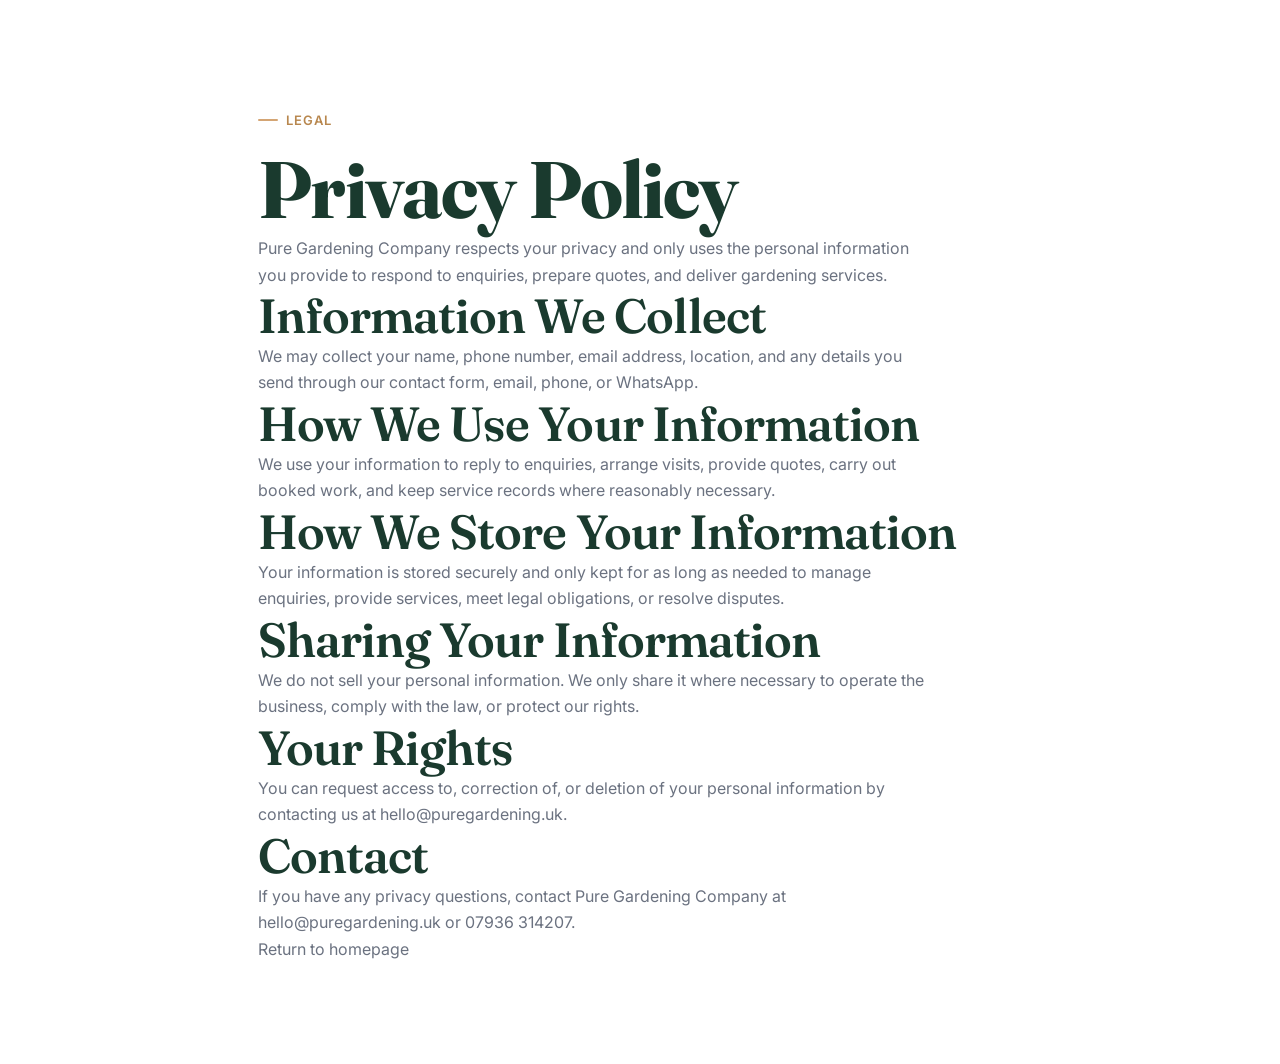
<file: privacy-policy.html>
<!DOCTYPE html>
<html lang="en">
<head>
  <meta charset="UTF-8" />
  <meta name="viewport" content="width=device-width, initial-scale=1.0" />
  <title>Privacy Policy | Pure Gardening Company</title>
  <meta name="description" content="Privacy Policy for Pure Gardening Company." />
  <link rel="canonical" href="https://www.puregardening.uk/privacy-policy.html" />
  <link rel="preconnect" href="https://fonts.googleapis.com" />
  <link rel="preconnect" href="https://fonts.gstatic.com" crossorigin />
  <link href="https://fonts.googleapis.com/css2?family=Fraunces:ital,opsz,wght@0,9..144,400;0,9..144,600;0,9..144,700;1,9..144,400;1,9..144,600;1,9..144,700&family=Inter:wght@400;500;600;700&display=swap" rel="stylesheet" />
  <link rel="stylesheet" href="styles.css" />
</head>
<body>
  <main id="main">
    <section class="section section--white" aria-labelledby="privacy-policy-heading">
      <div class="container" style="max-width: 860px;">
        <span class="section-label">Legal</span>
        <h1 id="privacy-policy-heading">Privacy Policy</h1>
        <p>Pure Gardening Company respects your privacy and only uses the personal information you provide to respond to enquiries, prepare quotes, and deliver gardening services.</p>

        <h2>Information We Collect</h2>
        <p>We may collect your name, phone number, email address, location, and any details you send through our contact form, email, phone, or WhatsApp.</p>

        <h2>How We Use Your Information</h2>
        <p>We use your information to reply to enquiries, arrange visits, provide quotes, carry out booked work, and keep service records where reasonably necessary.</p>

        <h2>How We Store Your Information</h2>
        <p>Your information is stored securely and only kept for as long as needed to manage enquiries, provide services, meet legal obligations, or resolve disputes.</p>

        <h2>Sharing Your Information</h2>
        <p>We do not sell your personal information. We only share it where necessary to operate the business, comply with the law, or protect our rights.</p>

        <h2>Your Rights</h2>
        <p>You can request access to, correction of, or deletion of your personal information by contacting us at <a href="mailto:hello@puregardening.uk">hello@puregardening.uk</a>.</p>

        <h2>Contact</h2>
        <p>If you have any privacy questions, contact Pure Gardening Company at <a href="mailto:hello@puregardening.uk">hello@puregardening.uk</a> or <a href="tel:+447936314207">07936 314207</a>.</p>

        <p><a href="index.html">Return to homepage</a></p>
      </div>
    </section>
  </main>
</body>
</html>
</file>
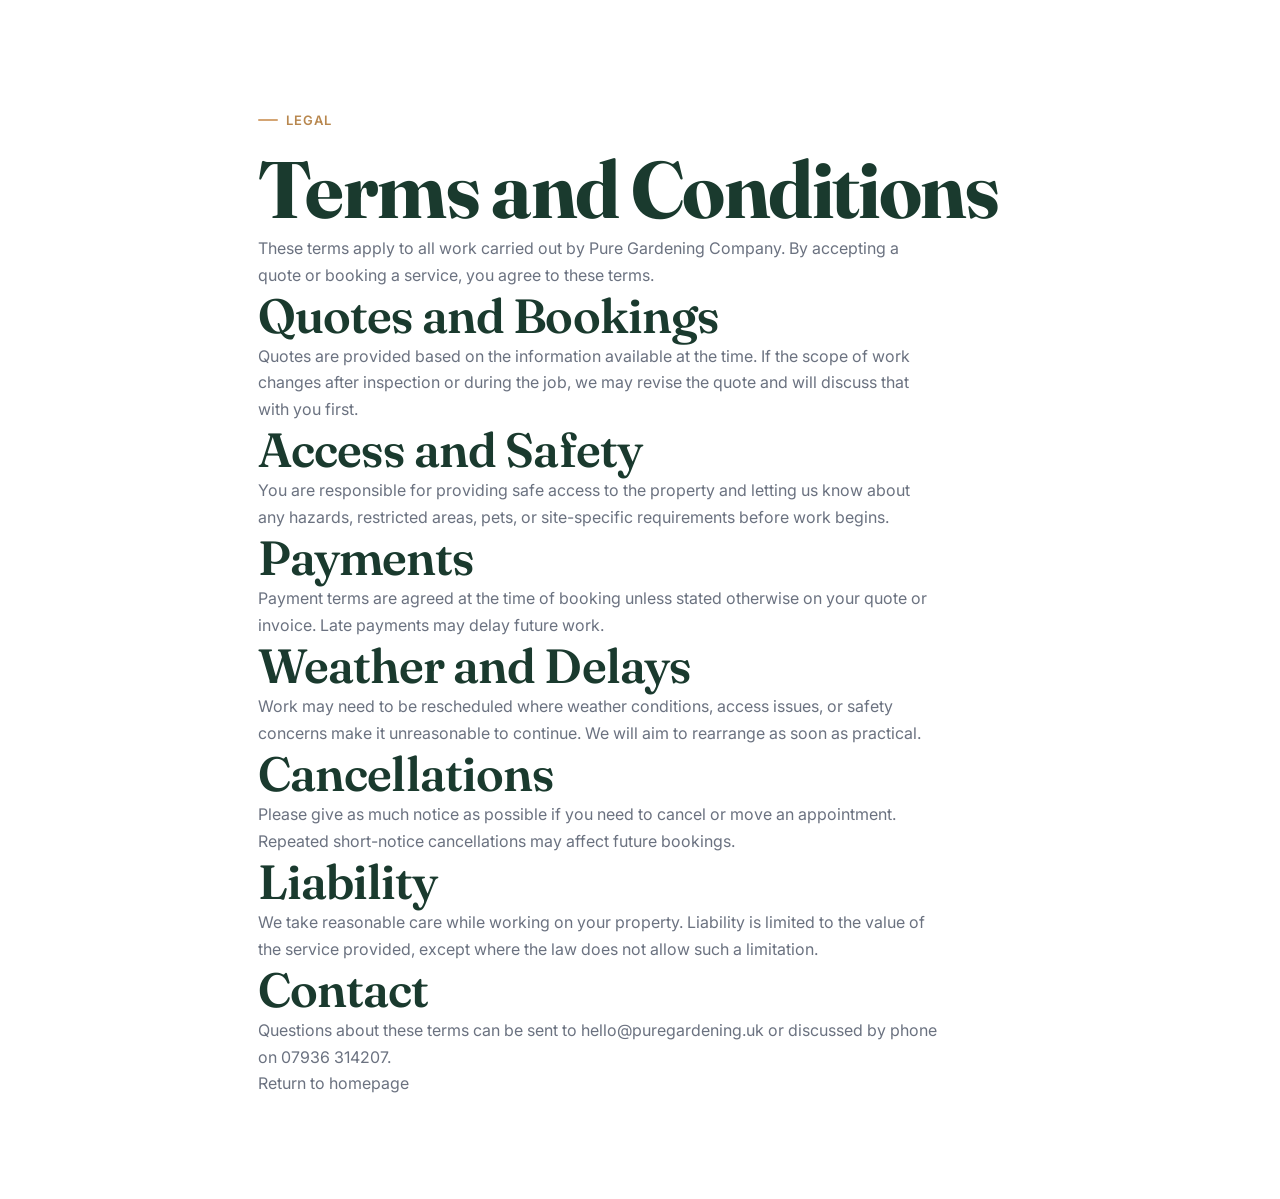
<file: terms-and-conditions.html>
<!DOCTYPE html>
<html lang="en">
<head>
  <meta charset="UTF-8" />
  <meta name="viewport" content="width=device-width, initial-scale=1.0" />
  <title>Terms and Conditions | Pure Gardening Company</title>
  <meta name="description" content="Terms and Conditions for Pure Gardening Company." />
  <link rel="canonical" href="https://www.puregardening.uk/terms-and-conditions.html" />
  <link rel="preconnect" href="https://fonts.googleapis.com" />
  <link rel="preconnect" href="https://fonts.gstatic.com" crossorigin />
  <link href="https://fonts.googleapis.com/css2?family=Fraunces:ital,opsz,wght@0,9..144,400;0,9..144,600;0,9..144,700;1,9..144,400;1,9..144,600;1,9..144,700&family=Inter:wght@400;500;600;700&display=swap" rel="stylesheet" />
  <link rel="stylesheet" href="styles.css" />
</head>
<body>
  <main id="main">
    <section class="section section--white" aria-labelledby="terms-heading">
      <div class="container" style="max-width: 860px;">
        <span class="section-label">Legal</span>
        <h1 id="terms-heading">Terms and Conditions</h1>
        <p>These terms apply to all work carried out by Pure Gardening Company. By accepting a quote or booking a service, you agree to these terms.</p>

        <h2>Quotes and Bookings</h2>
        <p>Quotes are provided based on the information available at the time. If the scope of work changes after inspection or during the job, we may revise the quote and will discuss that with you first.</p>

        <h2>Access and Safety</h2>
        <p>You are responsible for providing safe access to the property and letting us know about any hazards, restricted areas, pets, or site-specific requirements before work begins.</p>

        <h2>Payments</h2>
        <p>Payment terms are agreed at the time of booking unless stated otherwise on your quote or invoice. Late payments may delay future work.</p>

        <h2>Weather and Delays</h2>
        <p>Work may need to be rescheduled where weather conditions, access issues, or safety concerns make it unreasonable to continue. We will aim to rearrange as soon as practical.</p>

        <h2>Cancellations</h2>
        <p>Please give as much notice as possible if you need to cancel or move an appointment. Repeated short-notice cancellations may affect future bookings.</p>

        <h2>Liability</h2>
        <p>We take reasonable care while working on your property. Liability is limited to the value of the service provided, except where the law does not allow such a limitation.</p>

        <h2>Contact</h2>
        <p>Questions about these terms can be sent to <a href="mailto:hello@puregardening.uk">hello@puregardening.uk</a> or discussed by phone on <a href="tel:+447936314207">07936 314207</a>.</p>

        <p><a href="index.html">Return to homepage</a></p>
      </div>
    </section>
  </main>
</body>
</html>
</file>
<file: styles.css>
/* ============================================================
   Pure Gardening Company - Garden at Golden Hour Design System
   ============================================================ */

/* ── Custom Properties ──────────────────────────────────────── */
:root {
  /* Brand greens */
  --forest:     #1a3a2e;
  --moss:       #4a7c59;
  --sage:       #7fa893;
  --mint:       #d4e7dc;
  --cream:      #f8faf7;

  /* Golden hour accents */
  --amber:      #d4a574;
  --amber-dark: #b8874e;
  --amber-light:#f0c99a;
  --peach:      #f4d8b8;
  --apricot:    #fef4e8;

  /* Neutrals */
  --charcoal:   #2d2d2d;
  --slate:      #6b7280;
  --silver:     #9ca3af;
  --white:      #ffffff;

  /* Semantic */
  --text-primary:   var(--charcoal);
  --text-secondary: var(--slate);
  --text-tertiary:  var(--silver);
  --bg-page:        var(--cream);

  /* Shadows (green-tinted) */
  --shadow-sm:    0 1px 4px rgba(26,58,46,0.08);
  --shadow-md:    0 4px 20px rgba(26,58,46,0.12);
  --shadow-lg:    0 12px 48px rgba(26,58,46,0.18);
  --shadow-amber: 0 4px 20px rgba(212,165,116,0.30);

  /* Radius */
  --radius-sm: 8px;
  --radius:    16px;
  --radius-lg: 24px;
  --radius-xl: 32px;

  /* Transitions */
  --ease:        cubic-bezier(0.4, 0, 0.2, 1);
  --ease-out:    cubic-bezier(0.0, 0, 0.2, 1);
  --duration:    0.28s;
  --duration-lg: 0.45s;

  /* Nav */
  --nav-height:    72px;
  --nav-height-sm: 56px;
}

/* ── Seasonal Theme Overrides ───────────────────────────────── */
html.season-spring {
  --amber:      #c8b44a;
  --amber-dark: #a89630;
  --amber-light:#e8d87a;
  --peach:      #e8f2d0;
  --apricot:    #f4fbea;
}
html.season-summer {
  --amber:      #e09c52;
  --amber-dark: #c07830;
  --amber-light:#f8c080;
  --peach:      #fde8c0;
  --apricot:    #fff6e8;
}
html.season-autumn {
  --amber:      #c4773a;
  --amber-dark: #a05820;
  --amber-light:#e8a060;
  --peach:      #f5d4a8;
  --apricot:    #fef0e0;
}
html.season-winter {
  --amber:      #8fa8b8;
  --amber-dark: #6888a0;
  --amber-light:#b8ccd8;
  --peach:      #dce8f0;
  --apricot:    #f0f6fa;
  --cream:      #f4f7fa;
}

/* ── Reset & Base ───────────────────────────────────────────── */
*, *::before, *::after { box-sizing: border-box; margin: 0; padding: 0; }

html {
  scroll-behavior: smooth;
  font-size: 16px;
  -webkit-text-size-adjust: 100%;
}

body {
  font-family: 'Inter', system-ui, -apple-system, sans-serif;
  font-size: 1rem;
  line-height: 1.65;
  color: var(--text-primary);
  background: var(--bg-page);
  overflow-x: hidden;
}

img, video { display: block; max-width: 100%; height: auto; }
a { color: inherit; text-decoration: none; }
button { font-family: inherit; cursor: pointer; border: none; background: none; }
ul, ol { list-style: none; }
input, select, textarea { font-family: inherit; font-size: 1rem; }
svg { display: block; }

/* ── Typography ─────────────────────────────────────────────── */
h1, h2, h3, h4 {
  font-family: 'Fraunces', Georgia, serif;
  line-height: 1.15;
  letter-spacing: -0.02em;
  color: var(--forest);
}
h1 { font-size: clamp(2.4rem, 7vw, 5rem); font-weight: 700; }
h2 { font-size: clamp(1.8rem, 4vw, 3rem); font-weight: 600; }
h3 { font-size: 1.25rem; font-weight: 600; }
h4 { font-size: 1.1rem; font-weight: 600; }

p { color: var(--text-secondary); max-width: 68ch; }

.section-label {
  display: inline-flex;
  align-items: center;
  gap: 0.5rem;
  font-size: 0.8125rem;
  font-weight: 600;
  letter-spacing: 0.08em;
  text-transform: uppercase;
  color: var(--amber-dark);
  margin-bottom: 0.75rem;
}
.section-label::before {
  content: '';
  display: block;
  width: 20px;
  height: 2px;
  background: var(--amber);
  border-radius: 2px;
}

/* ── Utility ────────────────────────────────────────────────── */
.container {
  width: 100%;
  max-width: 1280px;
  margin-inline: auto;
  padding-inline: clamp(1rem, 5vw, 3rem);
}

.sr-only {
  position: absolute; width: 1px; height: 1px;
  padding: 0; margin: -1px; overflow: hidden;
  clip: rect(0,0,0,0); white-space: nowrap; border: 0;
}

/* ── Skip Link ──────────────────────────────────────────────── */
.skip-link {
  position: absolute;
  top: -100%;
  left: 1rem;
  padding: 0.5rem 1rem;
  background: var(--amber);
  color: var(--white);
  font-weight: 600;
  border-radius: var(--radius-sm);
  z-index: 9999;
  transition: top var(--duration);
}
.skip-link:focus { top: 1rem; }

/* ── Buttons ────────────────────────────────────────────────── */
.btn {
  display: inline-flex;
  align-items: center;
  justify-content: center;
  gap: 0.5rem;
  padding: 0.75rem 1.625rem;
  border-radius: 999px;
  font-size: 0.9375rem;
  font-weight: 600;
  line-height: 1;
  transition: all var(--duration) var(--ease);
  white-space: nowrap;
  cursor: pointer;
  border: 2px solid transparent;
}
.btn:focus-visible {
  outline: 3px solid var(--amber);
  outline-offset: 3px;
}
.btn--primary {
  background: var(--amber);
  color: var(--white);
  box-shadow: var(--shadow-amber);
}
.btn--primary:hover {
  background: var(--amber-dark);
  transform: translateY(-2px);
  box-shadow: 0 8px 28px rgba(212,165,116,0.42);
}
.btn--ghost {
  background: transparent;
  color: var(--white);
  border-color: rgba(255,255,255,0.5);
}
.btn--ghost:hover {
  background: rgba(255,255,255,0.12);
  border-color: rgba(255,255,255,0.8);
}
.btn--forest {
  background: var(--forest);
  color: var(--white);
  box-shadow: var(--shadow-md);
}
.btn--forest:hover {
  background: var(--moss);
  transform: translateY(-2px);
}
.btn--outline {
  background: transparent;
  color: var(--forest);
  border-color: var(--mint);
}

/* Footer sits on the forest background, so keep its outline CTA readable. */
.footer-cta-col .btn--outline {
  color: var(--white);
  border-color: rgba(255,255,255,0.5);
}
.footer-cta-col .btn--outline:hover {
  background: rgba(255,255,255,0.1);
  border-color: rgba(255,255,255,0.8);
}
.btn--outline:hover {
  background: var(--mint);
  border-color: var(--sage);
}
.btn--wa {
  background: #25D366;
  color: var(--white);
  box-shadow: 0 4px 16px rgba(37,211,102,0.30);
}
.btn--wa:hover {
  background: #1da851;
  transform: translateY(-2px);
  box-shadow: 0 8px 24px rgba(37,211,102,0.42);
}
.btn--sm { padding: 0.5rem 1.125rem; font-size: 0.875rem; }
.btn--lg { padding: 1rem 2rem; font-size: 1rem; }

/* ── Navigation ─────────────────────────────────────────────── */
#nav {
  position: fixed;
  top: 0; left: 0; right: 0;
  z-index: 900;
  height: var(--nav-height);
  transition: height var(--duration) var(--ease),
              background var(--duration) var(--ease),
              box-shadow var(--duration) var(--ease);
}
#nav .container {
  height: 100%;
  display: flex;
  align-items: center;
  gap: 2rem;
}
#nav.nav--scrolled {
  height: var(--nav-height-sm);
  background: rgba(248,250,247,0.96);
  backdrop-filter: blur(12px);
  -webkit-backdrop-filter: blur(12px);
  box-shadow: 0 1px 0 rgba(26,58,46,0.08), var(--shadow-sm);
}

.nav-logo {
  display: flex;
  align-items: center;
  gap: 0.75rem;
  flex-shrink: 0;
  text-decoration: none;
}
.nav-logo svg,
.nav-logo-img { flex-shrink: 0; border-radius: 4px; }
.nav-logo-name {
  font-family: 'Fraunces', Georgia, serif;
  font-size: 1.0625rem;
  font-weight: 700;
  color: var(--white);
  line-height: 1.1;
  letter-spacing: -0.01em;
  transition: color var(--duration);
  display: block;
}
.nav-logo-sub {
  font-size: 0.6875rem;
  font-weight: 500;
  letter-spacing: 0.06em;
  text-transform: uppercase;
  color: rgba(255,255,255,0.6);
  transition: color var(--duration);
  display: block;
}
#nav.nav--scrolled .nav-logo-name { color: var(--forest); }
#nav.nav--scrolled .nav-logo-sub  { color: var(--slate); }

.nav-links {
  display: none;
  align-items: center;
  gap: 0.25rem;
  margin-left: auto;
}
.nav-links a {
  font-size: 0.9375rem;
  font-weight: 500;
  color: rgba(255,255,255,0.85);
  padding: 0.5rem 0.75rem;
  border-radius: var(--radius-sm);
  transition: color var(--duration), background var(--duration);
  position: relative;
}
.nav-links a::after {
  content: '';
  position: absolute;
  bottom: 4px; left: 0.75rem; right: 0.75rem;
  height: 2px;
  background: var(--amber);
  border-radius: 2px;
  transform: scaleX(0);
  transform-origin: left;
  transition: transform var(--duration) var(--ease);
}
.nav-links a:hover { color: var(--white); }
.nav-links a:hover::after { transform: scaleX(1); }
#nav.nav--scrolled .nav-links a { color: var(--slate); }
#nav.nav--scrolled .nav-links a:hover { color: var(--forest); }

.nav-cta { margin-left: 1rem; display: none; }

.nav-hamburger {
  margin-left: auto;
  display: flex;
  flex-direction: column;
  justify-content: center;
  align-items: center;
  width: 44px; height: 44px;
  border-radius: var(--radius-sm);
  gap: 5px;
  transition: background var(--duration);
}
.nav-hamburger:hover { background: rgba(255,255,255,0.1); }
.nav-hamburger:focus-visible { outline: 3px solid var(--amber); outline-offset: 2px; }
.nav-hamburger span {
  display: block;
  width: 22px; height: 2px;
  background: var(--white);
  border-radius: 2px;
  transition: transform var(--duration) var(--ease), opacity var(--duration);
}
#nav.nav--scrolled .nav-hamburger span { background: var(--charcoal); }
#nav.nav--scrolled .nav-hamburger:hover { background: rgba(0,0,0,0.06); }
.nav-hamburger.is-open span:nth-child(1) { transform: translateY(7px) rotate(45deg); }
.nav-hamburger.is-open span:nth-child(2) { opacity: 0; transform: scaleX(0); }
.nav-hamburger.is-open span:nth-child(3) { transform: translateY(-7px) rotate(-45deg); }

/* ── Mobile Nav Panel ───────────────────────────────────────── */
.mobile-nav {
  position: fixed;
  inset: 0;
  z-index: 950;
  display: flex;
  flex-direction: column;
  background: var(--white);
  transform: translateX(100%);
  transition: transform var(--duration-lg) var(--ease-out);
  overflow-y: auto;
}
.mobile-nav.is-open { transform: translateX(0); }

.mobile-nav-header {
  display: flex;
  align-items: center;
  justify-content: space-between;
  padding: 1rem 1.5rem;
  border-bottom: 1px solid var(--mint);
  min-height: var(--nav-height);
}
.mobile-nav-header .nav-logo {
  min-width: 0;
  gap: 0.625rem;
}
.mobile-nav-header .nav-logo-img {
  width: 36px;
  height: 36px;
  flex: 0 0 36px;
  object-fit: contain;
}
.mobile-nav-header .nav-logo > span {
  min-width: 0;
}
.mobile-nav-header .nav-logo-name,
.mobile-nav-header .nav-logo-sub {
  white-space: nowrap;
}
.mobile-nav-header .nav-logo-name {
  color: var(--forest);
  line-height: 1.1;
}
.mobile-nav-header .nav-logo-sub {
  color: var(--slate);
  line-height: 1.2;
}
.mobile-nav-close {
  width: 44px; height: 44px;
  display: flex; align-items: center; justify-content: center;
  border-radius: var(--radius-sm);
  color: var(--charcoal);
  font-size: 1.25rem;
  transition: background var(--duration);
}
.mobile-nav-close svg {
  width: 22px;
  height: 22px;
  flex: 0 0 22px;
}
.mobile-nav-close:hover { background: var(--cream); }
.mobile-nav-close:focus-visible { outline: 3px solid var(--amber); outline-offset: 2px; }

.mobile-nav-links {
  padding: 1.5rem;
  display: flex;
  flex-direction: column;
  gap: 0.25rem;
}
.mobile-nav-links a {
  display: block;
  padding: 0.875rem 1rem;
  font-size: 1.125rem;
  font-weight: 500;
  color: var(--charcoal);
  border-radius: var(--radius-sm);
  transition: background var(--duration), color var(--duration);
}
.mobile-nav-links a:hover {
  background: var(--cream);
  color: var(--forest);
}
.mobile-nav-cta {
  padding: 0 1.5rem 2rem;
  display: flex;
  flex-direction: column;
  gap: 0.75rem;
}
.mobile-nav-contact {
  border-top: 1px solid var(--mint);
  padding: 1.5rem;
  margin-top: auto;
}
.mobile-nav-contact p {
  font-size: 0.875rem;
  color: var(--slate);
  margin-bottom: 0.25rem;
}
.mobile-nav-contact a {
  font-weight: 700;
  color: var(--forest);
  font-size: 1.0625rem;
}

/* ── Hero ───────────────────────────────────────────────────── */
#hero {
  position: relative;
  min-height: 100svh;
  display: flex;
  align-items: center;
  overflow: hidden;
}
.hero-bg {
  position: absolute;
  inset: 0;
  z-index: 0;
}
.hero-bg img {
  width: 100%; height: 100%;
  object-fit: cover;
  object-position: center 30%;
}
.hero-overlay {
  position: absolute;
  inset: 0;
  background: linear-gradient(
    160deg,
    rgba(26,58,46,0.80) 0%,
    rgba(26,58,46,0.55) 50%,
    rgba(26,58,46,0.72) 100%
  );
}
.hero-overlay-warm {
  position: absolute;
  inset: 0;
  background: linear-gradient(
    to bottom,
    transparent 40%,
    rgba(212,165,116,0.10) 100%
  );
}
.hero-content {
  position: relative;
  z-index: 1;
  width: 100%;
  padding-top: calc(var(--nav-height) + 2rem);
  padding-bottom: 5rem;
}
.hero-content .container {
  display: flex;
  flex-direction: column;
  gap: 1.75rem;
}
.hero-badge {
  display: inline-flex;
  align-items: center;
  gap: 0.5rem;
  padding: 0.375rem 0.875rem;
  background: rgba(212,165,116,0.18);
  border: 1px solid rgba(212,165,116,0.38);
  border-radius: 999px;
  font-size: 0.8125rem;
  font-weight: 600;
  letter-spacing: 0.04em;
  color: var(--amber-light);
  width: fit-content;
}
.hero-headline {
  color: var(--white);
  max-width: 14ch;
  text-shadow: 0 2px 20px rgba(0,0,0,0.12);
}
.hero-headline em {
  font-style: italic;
  color: var(--amber-light);
}
.hero-subline {
  color: rgba(255,255,255,0.82);
  font-size: clamp(1rem, 2.5vw, 1.1875rem);
  max-width: 46ch;
  line-height: 1.6;
}
.hero-actions {
  display: flex;
  flex-wrap: wrap;
  gap: 0.875rem;
  align-items: center;
}
.hero-phone {
  color: rgba(255,255,255,0.65);
  font-size: 0.875rem;
  margin-top: 0.125rem;
}
.hero-phone a {
  color: var(--amber-light);
  font-weight: 600;
  text-decoration: underline;
  text-underline-offset: 3px;
}
.hero-trust {
  display: flex;
  flex-wrap: wrap;
  gap: 0.875rem 1.5rem;
  padding-top: 1rem;
  border-top: 1px solid rgba(255,255,255,0.14);
  margin-top: 0.25rem;
}
.hero-trust-item {
  display: flex;
  align-items: center;
  gap: 0.5rem;
  color: rgba(255,255,255,0.82);
  font-size: 0.875rem;
  font-weight: 500;
}
.hero-trust-item svg { color: var(--amber-light); flex-shrink: 0; }
.hero-scroll {
  position: absolute;
  bottom: 2rem;
  left: 50%;
  transform: translateX(-50%);
  z-index: 1;
  display: flex;
  flex-direction: column;
  align-items: center;
  gap: 0.5rem;
  color: rgba(255,255,255,0.45);
  font-size: 0.6875rem;
  letter-spacing: 0.08em;
  text-transform: uppercase;
  animation: heroScroll 2.5s ease-in-out infinite;
}
.hero-scroll-bar {
  width: 1px; height: 36px;
  background: linear-gradient(to bottom, rgba(255,255,255,0.45), transparent);
  border-radius: 1px;
}
@keyframes heroScroll {
  0%, 100% { opacity: 0.5; transform: translateX(-50%) translateY(0); }
  50%       { opacity: 0.9; transform: translateX(-50%) translateY(6px); }
}

/* ── Proof Strip ────────────────────────────────────────────── */
.proof-strip {
  background: var(--forest);
  padding: 1.75rem 0;
}
.proof-strip .container {
  display: grid;
  grid-template-columns: repeat(2, 1fr);
  gap: 1.5rem 0.75rem;
}
.proof-item {
  display: flex;
  align-items: center;
  gap: 0.875rem;
}
.proof-icon {
  width: 44px; height: 44px;
  background: rgba(212,165,116,0.15);
  border-radius: 50%;
  display: flex; align-items: center; justify-content: center;
  flex-shrink: 0;
  color: var(--amber-light);
}
.proof-text strong {
  display: block;
  font-weight: 700;
  color: var(--white);
  font-size: 1rem;
  line-height: 1.2;
}
.proof-text span {
  font-size: 0.8125rem;
  color: rgba(255,255,255,0.55);
}

/* ── Section Shells ─────────────────────────────────────────── */
.section { padding: clamp(4rem, 8vw, 8rem) 0; }
.section--cream   { background: var(--cream); }
.section--white   { background: var(--white); }
.section--apricot { background: var(--apricot); }
.section--mint    { background: rgba(212,231,220,0.28); }
.section--forest  { background: var(--forest); }

.section-header { margin-bottom: clamp(2.5rem, 5vw, 4rem); }
.section-header p { margin-top: 0.875rem; font-size: 1.0625rem; }

/* ── Services Grid ──────────────────────────────────────────── */
.services-grid {
  display: grid;
  grid-template-columns: 1fr;
  gap: 1.25rem;
}
.service-card {
  background: var(--white);
  border-radius: var(--radius);
  padding: 1.75rem;
  border: 1px solid rgba(212,231,220,0.6);
  box-shadow: var(--shadow-sm);
  display: flex;
  flex-direction: column;
  gap: 1rem;
  transition: transform var(--duration) var(--ease),
              box-shadow var(--duration) var(--ease),
              border-color var(--duration);
  position: relative;
  overflow: hidden;
}
.service-card::before {
  content: '';
  position: absolute;
  left: 0; top: 0; bottom: 0;
  width: 3px;
  background: var(--amber);
  transform: scaleY(0);
  transform-origin: bottom;
  border-radius: 0 2px 2px 0;
  transition: transform var(--duration) var(--ease);
}
.service-card:hover {
  transform: translateY(-4px);
  box-shadow: var(--shadow-md), 0 0 0 1px rgba(212,165,116,0.18);
  border-color: rgba(212,165,116,0.22);
}
.service-card:hover::before { transform: scaleY(1); }
.service-icon {
  width: 52px; height: 52px;
  background: var(--apricot);
  border-radius: var(--radius-sm);
  display: flex; align-items: center; justify-content: center;
  flex-shrink: 0;
  color: var(--amber-dark);
  transition: background var(--duration);
}
.service-card:hover .service-icon { background: var(--peach); }
.service-card h3 { color: var(--forest); }
.service-card p  { font-size: 0.9375rem; margin: 0; }

/* ── Why Choose Us ──────────────────────────────────────────── */
.why-grid {
  display: grid;
  grid-template-columns: 1fr;
  gap: 3rem;
  align-items: center;
}
.why-mosaic {
  display: grid;
  grid-template-columns: 1fr 1fr;
  gap: 0.875rem;
}
.why-mosaic-img {
  border-radius: var(--radius-sm);
  overflow: hidden;
  aspect-ratio: 4/3;
}
.why-mosaic-img img {
  width: 100%; height: 100%;
  object-fit: cover;
  transition: transform 0.5s var(--ease);
}
.why-mosaic-img:hover img { transform: scale(1.04); }

.why-features { display: flex; flex-direction: column; gap: 1.25rem; }
.why-feature  { display: flex; gap: 1rem; align-items: flex-start; }
.why-feature-icon {
  width: 44px; height: 44px;
  background: var(--apricot);
  border-radius: 50%;
  display: flex; align-items: center; justify-content: center;
  flex-shrink: 0;
  color: var(--amber-dark);
}
.why-feature-body h4 { font-size: 1rem; color: var(--forest); margin-bottom: 0.2rem; }
.why-feature-body p  { font-size: 0.9rem; margin: 0; }

.why-stats {
  display: flex;
  gap: 2rem;
  margin-top: 1.25rem;
  padding-top: 1.25rem;
  border-top: 1px solid var(--mint);
}
.why-stat-item { text-align: left; }
.why-stat-item strong {
  display: block;
  font-family: 'Fraunces', Georgia, serif;
  font-size: 2.25rem;
  font-weight: 700;
  color: var(--amber-dark);
  line-height: 1;
  letter-spacing: -0.02em;
}
.why-stat-item span { font-size: 0.8125rem; color: var(--slate); }

/* ── How It Works ───────────────────────────────────────────── */
.steps-grid {
  display: grid;
  grid-template-columns: 1fr;
  gap: 2.5rem;
  position: relative;
}
.step { display: flex; flex-direction: column; gap: 0.875rem; }
.step-num {
  font-family: 'Fraunces', Georgia, serif;
  font-size: 5rem;
  font-weight: 700;
  font-style: italic;
  color: var(--amber);
  line-height: 1;
  letter-spacing: -0.04em;
  opacity: 0.85;
}
.step-icon {
  width: 52px; height: 52px;
  background: var(--forest);
  border-radius: 50%;
  display: flex; align-items: center; justify-content: center;
  color: var(--amber-light);
}
.step-content h3 { font-size: 1.25rem; color: var(--forest); margin-bottom: 0.375rem; }
.step-content p  { font-size: 0.9375rem; margin: 0; }

/* ── Testimonials ───────────────────────────────────────────── */
.testimonials-grid {
  display: grid;
  grid-template-columns: 1fr;
  gap: 1.25rem;
}
.testimonial-card {
  background: var(--white);
  border-radius: var(--radius);
  padding: 1.75rem;
  box-shadow: var(--shadow-sm);
  border: 1px solid rgba(212,231,220,0.5);
  display: flex;
  flex-direction: column;
  gap: 0.875rem;
  transition: transform var(--duration), box-shadow var(--duration);
}
.testimonial-card:hover {
  transform: translateY(-3px);
  box-shadow: var(--shadow-md);
}
.testimonial-stars { display: flex; gap: 3px; color: var(--amber); }
.testimonial-quote {
  font-size: 0.9375rem;
  font-style: italic;
  color: var(--charcoal);
  flex: 1;
  margin: 0;
  max-width: none;
  line-height: 1.65;
}
.testimonial-quote::before { content: '\201C'; }
.testimonial-quote::after  { content: '\201D'; }
.testimonial-footer {
  display: flex;
  align-items: center;
  gap: 0.875rem;
  padding-top: 0.75rem;
  border-top: 1px solid var(--mint);
}
.testimonial-avatar {
  width: 40px; height: 40px;
  border-radius: 50%;
  background: var(--mint);
  display: flex; align-items: center; justify-content: center;
  font-weight: 700;
  color: var(--moss);
  font-size: 0.875rem;
  flex-shrink: 0;
}
.testimonial-meta strong { display: block; font-size: 0.9rem; color: var(--forest); }
.testimonial-meta span   { font-size: 0.8125rem; color: var(--slate); }

/* ── Before & After Slider ──────────────────────────────────── */
.ba-grid {
  display: grid;
  grid-template-columns: 1fr;
  gap: 2rem;
}
.ba-slider-wrap {
  position: relative;
  border-radius: var(--radius);
  overflow: hidden;
  aspect-ratio: 4/3;
  user-select: none;
  cursor: ew-resize;
  box-shadow: var(--shadow-md);
}
.ba-before,
.ba-after {
  position: absolute;
  inset: 0;
}
.ba-before img,
.ba-after img {
  width: 100%; height: 100%;
  object-fit: cover;
  pointer-events: none;
  display: block;
}
.ba-before img { filter: grayscale(100%) brightness(0.88); }
.ba-after { clip-path: inset(0 50% 0 0); }

.ba-label {
  position: absolute;
  bottom: 0.875rem;
  padding: 0.375rem 0.75rem;
  border-radius: 999px;
  font-size: 0.75rem;
  font-weight: 700;
  letter-spacing: 0.06em;
  text-transform: uppercase;
  pointer-events: none;
  z-index: 2;
}
.ba-before .ba-label {
  left: 0.875rem;
  background: rgba(0,0,0,0.5);
  color: rgba(255,255,255,0.9);
}
.ba-after .ba-label {
  right: 0.875rem;
  background: var(--amber);
  color: var(--white);
}
.ba-handle {
  position: absolute;
  top: 0; bottom: 0;
  left: 50%;
  width: 3px;
  background: var(--white);
  transform: translateX(-50%);
  pointer-events: none;
  z-index: 3;
  box-shadow: 0 0 8px rgba(0,0,0,0.25);
}
.ba-handle-btn {
  position: absolute;
  top: 50%;
  left: 50%;
  transform: translate(-50%, -50%);
  width: 44px; height: 44px;
  background: var(--white);
  border-radius: 50%;
  box-shadow: 0 2px 12px rgba(0,0,0,0.22);
  display: flex; align-items: center; justify-content: center;
  color: var(--charcoal);
}
.ba-caption {
  margin-top: 0.875rem;
  display: flex;
  align-items: flex-start;
  gap: 0.5rem;
}
.ba-caption-pin { color: var(--amber-dark); flex-shrink: 0; margin-top: 2px; }
.ba-caption-text strong { display: block; font-size: 0.9375rem; color: var(--forest); }
.ba-caption-text span   { font-size: 0.8125rem; color: var(--slate); }

/* ── Coverage Area ──────────────────────────────────────────── */
.areas-lead {
  color: rgba(255,255,255,0.7);
  font-size: 1.0625rem;
  margin-top: 0.75rem;
  margin-bottom: 2.5rem;
  max-width: 48ch;
}
.areas-cloud {
  display: flex;
  flex-wrap: wrap;
  gap: 0.75rem;
  margin-bottom: 2.5rem;
}
.area-tag {
  display: inline-flex;
  align-items: center;
  gap: 0.4rem;
  padding: 0.625rem 1.125rem;
  background: rgba(255,255,255,0.07);
  border: 1px solid rgba(255,255,255,0.14);
  border-radius: 999px;
  font-size: 0.9375rem;
  font-weight: 500;
  color: rgba(255,255,255,0.82);
  cursor: default;
  transition: background var(--duration), border-color var(--duration),
              color var(--duration), transform var(--duration);
}
.area-tag:hover {
  background: var(--amber);
  border-color: var(--amber);
  color: var(--white);
  transform: translateY(-2px);
}
.area-tag svg { color: rgba(212,165,116,0.7); flex-shrink: 0; transition: color var(--duration); }
.area-tag:hover svg { color: rgba(255,255,255,0.75); }

/* ── Contact / Form ─────────────────────────────────────────── */
.contact-grid {
  display: grid;
  grid-template-columns: 1fr;
  gap: 3rem;
}
.contact-sidebar h2   { margin-bottom: 0.75rem; }
.contact-sidebar > p  { margin-bottom: 2rem; font-size: 1.0625rem; }
.contact-options {
  display: flex;
  flex-direction: column;
  gap: 0.875rem;
  margin-bottom: 2rem;
}
.contact-option {
  display: flex;
  align-items: center;
  gap: 1rem;
  padding: 1rem;
  background: var(--cream);
  border-radius: var(--radius);
  border: 1.5px solid var(--mint);
  transition: border-color var(--duration), box-shadow var(--duration);
  text-decoration: none;
}
.contact-option:hover {
  border-color: var(--amber);
  box-shadow: 0 0 0 3px rgba(212,165,116,0.10);
}
/* Non-interactive email display — no cursor or hover effect */
.contact-option--static {
  cursor: default;
  pointer-events: none;
}
.contact-option-icon {
  width: 44px; height: 44px;
  border-radius: 50%;
  display: flex; align-items: center; justify-content: center;
  flex-shrink: 0;
}
.contact-option-icon--phone { background: var(--mint); color: var(--forest); }
.contact-option-icon--wa    { background: rgba(37,211,102,0.12); color: #1a9948; }
.contact-option-icon--email { background: var(--apricot); color: var(--amber-dark); }
.contact-option-text strong { display: block; font-size: 0.8125rem; color: var(--slate); font-weight: 500; }
.contact-option-text span   { font-size: 0.9375rem; font-weight: 600; color: var(--forest); }

.quote-form-card {
  background: var(--white);
  border-radius: var(--radius-lg);
  padding: clamp(1.5rem, 4vw, 2.5rem);
  box-shadow: var(--shadow-md);
  border: 1px solid rgba(212,231,220,0.5);
}
.quote-form-card h3 { font-size: 1.375rem; margin-bottom: 1.5rem; }

.form-group { margin-bottom: 1.25rem; }
.form-label {
  display: block;
  font-size: 0.875rem;
  font-weight: 600;
  color: var(--forest);
  margin-bottom: 0.5rem;
}
.form-label .required { color: var(--amber-dark); margin-left: 2px; }

.form-input,
.form-select,
.form-textarea {
  width: 100%;
  padding: 0.8125rem 1rem;
  border: 1.5px solid var(--mint);
  border-radius: var(--radius-sm);
  background: var(--cream);
  color: var(--charcoal);
  font-size: 1rem;
  outline: none;
  transition: border-color var(--duration), box-shadow var(--duration), background var(--duration);
  appearance: none;
  -webkit-appearance: none;
}
.form-input::placeholder { color: var(--silver); }
.form-input:focus,
.form-select:focus,
.form-textarea:focus {
  border-color: var(--amber);
  background: var(--white);
  box-shadow: 0 0 0 4px rgba(212,165,116,0.14);
}
.form-input.is-error,
.form-select.is-error,
.form-textarea.is-error {
  border-color: #dc2626;
  box-shadow: 0 0 0 3px rgba(220,38,38,0.10);
}
.form-select-wrap { position: relative; }
.form-select-wrap::after {
  content: '';
  position: absolute;
  right: 1rem; top: 50%;
  transform: translateY(-50%);
  width: 0; height: 0;
  border-left: 5px solid transparent;
  border-right: 5px solid transparent;
  border-top: 5px solid var(--slate);
  pointer-events: none;
}
.form-textarea { min-height: 100px; resize: vertical; }

.form-error {
  display: block;
  font-size: 0.8125rem;
  color: #dc2626;
  margin-top: 0.375rem;
}
.form-error:empty { display: none; }

.form-checkboxes { display: flex; flex-wrap: wrap; gap: 0.875rem 1.25rem; }
.form-checkbox-label {
  display: flex;
  align-items: center;
  gap: 0.5rem;
  cursor: pointer;
  font-size: 0.9375rem;
  color: var(--charcoal);
}
.form-checkbox-label input[type="checkbox"] {
  width: 18px; height: 18px;
  accent-color: var(--amber-dark);
  cursor: pointer;
  flex-shrink: 0;
}
.form-submit-row {
  margin-top: 1.5rem;
  display: flex;
  flex-direction: column;
  gap: 0.625rem;
}
.form-submit-row .btn { width: 100%; padding: 1rem; }
.form-success {
  display: none;
  padding: 1.5rem;
  background: rgba(74,124,89,0.08);
  border: 1px solid rgba(74,124,89,0.28);
  border-radius: var(--radius);
  text-align: center;
  color: var(--moss);
  font-weight: 500;
  margin-top: 1rem;
}
.form-success.is-visible { display: block; }
.form-success svg { margin: 0 auto 0.75rem; }
.form-success-note { max-width: none; color: var(--moss); font-size: 0.9rem; margin-top: 0.25rem; }
.form-success-note a { color: inherit; font-weight: 600; }
.form-disclaimer { font-size: 0.8rem; color: var(--silver); text-align: center; }

.form-submit-error {
  display: none;
  align-items: flex-start;
  gap: 0.75rem;
  padding: 1rem 1.25rem;
  background: rgba(220,38,38,0.06);
  border: 1px solid rgba(220,38,38,0.25);
  border-radius: var(--radius-sm);
  color: #b91c1c;
  font-size: 0.9rem;
  margin-top: 0.75rem;
}
.form-submit-error strong { display: block; margin-bottom: 0.35rem; }
.form-submit-error svg { flex-shrink: 0; margin-top: 0.15rem; }
.form-submit-error-links { display: flex; flex-wrap: wrap; gap: 0.5rem 1rem; margin-top: 0.5rem; }
.form-submit-error-links a { color: #b91c1c; font-weight: 600; text-decoration: underline; }

/* ── WhatsApp FAB ───────────────────────────────────────────── */
.wa-fab {
  position: fixed;
  bottom: 1.5rem; right: 1.5rem;
  z-index: 800;
  width: 58px; height: 58px;
  border-radius: 50%;
  background: #25D366;
  color: var(--white);
  display: flex; align-items: center; justify-content: center;
  box-shadow: 0 4px 20px rgba(37,211,102,0.42);
  opacity: 0;
  transform: scale(0.8) translateY(8px);
  pointer-events: none;
  transition: opacity 0.4s var(--ease), transform 0.4s var(--ease), background 0.2s;
}
.wa-fab.is-visible {
  opacity: 1;
  transform: scale(1) translateY(0);
  pointer-events: auto;
}
.wa-fab:hover { background: #1da851; }
.wa-fab:focus-visible { outline: 3px solid #25D366; outline-offset: 3px; }
.wa-fab-pulse {
  position: absolute;
  inset: -5px;
  border-radius: 50%;
  border: 2px solid rgba(37,211,102,0.38);
  animation: waPulse 2.5s ease-in-out infinite;
  pointer-events: none;
}
@keyframes waPulse {
  0%, 100% { opacity: 0; transform: scale(1); }
  50%       { opacity: 1; transform: scale(1.1); }
}
.wa-fab-dismiss {
  position: fixed;
  bottom: 4.5rem; right: 1.1rem;
  z-index: 801;
  width: 22px; height: 22px;
  border-radius: 50%;
  background: var(--charcoal);
  color: var(--white);
  font-size: 0.7rem;
  display: none;
  align-items: center;
  justify-content: center;
  opacity: 0;
  transition: opacity 0.3s;
  cursor: pointer;
  line-height: 1;
}
.wa-fab.is-visible ~ .wa-fab-dismiss {
  display: flex;
  opacity: 0.65;
}
.wa-fab-dismiss:hover { opacity: 1; }

/* ── Lightbox ───────────────────────────────────────────────── */
.lightbox {
  position: fixed;
  inset: 0;
  z-index: 1000;
  background: rgba(0,0,0,0.88);
  display: flex;
  align-items: center;
  justify-content: center;
  opacity: 0;
  pointer-events: none;
  transition: opacity 0.3s;
}
.lightbox.is-open { opacity: 1; pointer-events: auto; }
.lightbox-inner {
  position: relative;
  max-width: 90vw;
  max-height: 90vh;
}
.lightbox-inner img {
  max-width: 90vw;
  max-height: 85vh;
  border-radius: var(--radius-sm);
  object-fit: contain;
}
.lightbox-close {
  position: absolute;
  top: -3rem; right: 0;
  width: 44px; height: 44px;
  border-radius: 50%;
  background: rgba(255,255,255,0.12);
  color: var(--white);
  display: flex; align-items: center; justify-content: center;
  font-size: 1.25rem;
  transition: background 0.2s;
}
.lightbox-close:hover { background: rgba(255,255,255,0.22); }
.lightbox-close:focus-visible { outline: 2px solid var(--white); outline-offset: 2px; }

/* ── Footer ─────────────────────────────────────────────────── */
footer { background: var(--forest); }
.footer-amber-stripe {
  height: 4px;
  background: linear-gradient(90deg, var(--amber-dark), var(--amber-light), var(--amber-dark));
}
.footer-inner { padding: 3.5rem 0 2rem; }
.footer-grid {
  display: grid;
  grid-template-columns: 1fr 1fr;
  gap: 2.5rem 1.5rem;
  margin-bottom: 2.5rem;
}
.footer-logo-col { grid-column: 1 / -1; }
.footer-logo-wrap {
  display: flex; align-items: center; gap: 0.75rem;
  margin-bottom: 0.875rem;
}
.footer-logo-name {
  font-family: 'Fraunces', Georgia, serif;
  font-size: 1.0625rem;
  font-weight: 700;
  color: var(--white);
  line-height: 1.1;
  display: block;
}
.footer-logo-sub {
  font-size: 0.6875rem;
  color: rgba(255,255,255,0.45);
  letter-spacing: 0.06em;
  text-transform: uppercase;
  display: block;
}
.footer-tagline {
  font-size: 0.9rem;
  color: rgba(255,255,255,0.5);
  max-width: 30ch;
  line-height: 1.55;
  margin-bottom: 1.25rem;
}
.footer-contact-links { display: flex; flex-direction: column; gap: 0.4rem; }
.footer-contact-links a {
  font-size: 0.9rem;
  color: rgba(255,255,255,0.65);
  display: inline-flex;
  align-items: center;
  gap: 0.4rem;
  transition: color 0.2s;
}
.footer-contact-links a:hover { color: var(--amber-light); }
.footer-col h4 {
  font-size: 0.7rem;
  font-weight: 700;
  letter-spacing: 0.1em;
  text-transform: uppercase;
  color: rgba(255,255,255,0.38);
  margin-bottom: 1rem;
  font-family: 'Inter', sans-serif;
}
.footer-col ul { display: flex; flex-direction: column; gap: 0.45rem; }
.footer-col ul li a {
  font-size: 0.875rem;
  color: rgba(255,255,255,0.6);
  transition: color 0.2s;
}
.footer-col ul li a:hover { color: var(--amber-light); }
.footer-social { display: flex; gap: 0.75rem; margin-top: 0.25rem; }
.footer-social-link {
  width: 40px; height: 40px;
  border-radius: 50%;
  background: rgba(255,255,255,0.07);
  display: flex; align-items: center; justify-content: center;
  color: rgba(255,255,255,0.65);
  border: 1px solid rgba(255,255,255,0.1);
  transition: background 0.2s, color 0.2s, border-color 0.2s;
}
.footer-social-link:hover {
  background: var(--amber);
  color: var(--white);
  border-color: var(--amber);
}
.footer-social-link:focus-visible { outline: 2px solid var(--amber); outline-offset: 2px; }
.footer-bottom {
  border-top: 1px solid rgba(255,255,255,0.1);
  padding-top: 1.25rem;
  display: flex;
  flex-direction: column;
  gap: 0.5rem;
  align-items: center;
  text-align: center;
}
.footer-bottom p {
  font-size: 0.8125rem;
  color: rgba(255,255,255,0.32);
  max-width: none;
}
.footer-bottom a { color: rgba(255,255,255,0.42); transition: color 0.2s; }
.footer-bottom a:hover { color: var(--amber-light); }
.footer-legal { display: flex; gap: 1.25rem; justify-content: center; flex-wrap: wrap; }
.footer-legal a {
  font-size: 0.8125rem;
  color: rgba(255,255,255,0.32);
  text-decoration: underline;
  text-underline-offset: 3px;
  transition: color 0.2s;
}
.footer-legal a:hover { color: rgba(255,255,255,0.6); }

/* ── Scroll Reveal ──────────────────────────────────────────── */
.reveal {
  opacity: 0;
  transform: translateY(28px);
  transition: opacity 0.65s var(--ease-out), transform 0.65s var(--ease-out);
}
.reveal.delay-1 { transition-delay: 0.1s; }
.reveal.delay-2 { transition-delay: 0.2s; }
.reveal.delay-3 { transition-delay: 0.3s; }
.reveal.delay-4 { transition-delay: 0.4s; }
.reveal.delay-5 { transition-delay: 0.5s; }
.reveal.is-visible { opacity: 1; transform: translateY(0); }

@media (prefers-reduced-motion: reduce) {
  .reveal, .reveal.is-visible { opacity: 1; transform: none; transition: none; }
  *, *::before, *::after {
    animation-duration: 0.01ms !important;
    animation-iteration-count: 1 !important;
    transition-duration: 0.01ms !important;
  }
}

/* ── Responsive 640px ───────────────────────────────────────── */
@media (min-width: 640px) {
  .proof-strip .container {
    grid-template-columns: repeat(4, 1fr);
    gap: 0;
  }
  .proof-item {
    justify-content: center;
    flex-direction: column;
    text-align: center;
    padding: 0.5rem 1rem;
    position: relative;
  }
  .proof-item:not(:last-child)::after {
    content: '';
    position: absolute;
    right: 0; top: 15%; bottom: 15%;
    width: 1px;
    background: rgba(255,255,255,0.1);
  }
  .services-grid       { grid-template-columns: repeat(2, 1fr); }
  .testimonials-grid   { grid-template-columns: repeat(2, 1fr); }
  .ba-grid             { grid-template-columns: repeat(2, 1fr); }
  .steps-grid {
    grid-template-columns: repeat(3, 1fr);
    position: relative;
  }
  .steps-grid::before {
    content: '';
    position: absolute;
    top: 3.5rem;
    left: calc(16.666% + 1rem);
    right: calc(16.666% + 1rem);
    height: 2px;
    background: repeating-linear-gradient(
      90deg, var(--mint) 0, var(--mint) 8px,
      transparent 8px, transparent 18px
    );
    z-index: 0;
  }
  .step { padding: 0 1rem; position: relative; z-index: 1; }
  .footer-grid { grid-template-columns: repeat(3, 1fr); }
  .footer-logo-col { grid-column: 1 / -1; }
  .footer-bottom { flex-direction: row; justify-content: space-between; text-align: left; }
}

/* ── Responsive 768px ───────────────────────────────────────── */
@media (min-width: 768px) {
  .contact-grid { grid-template-columns: 1fr 1.3fr; }
}

/* ── Footer CTA column ──────────────────────────────────────── */
.footer-cta-col {
  display: flex;
  flex-direction: column;
  gap: 0.625rem;
  margin-top: 0.5rem;
}
.footer-cta-col .btn { justify-content: flex-start; }

/* ── Mobile Sticky CTA Bar ──────────────────────────────────── */
.mobile-cta-bar {
  /* Hidden on desktop — shown only in the media query below */
  display: none;
}
@media (max-width: 767px) {
  .mobile-cta-bar {
    display: flex;
    position: fixed;
    bottom: 0; left: 0; right: 0;
    z-index: 700;
    /* 0.75rem top padding, then safe-area on bottom for iPhone notch */
    padding: 0.75rem 1rem;
    padding-bottom: calc(0.75rem + env(safe-area-inset-bottom, 0px));
    background: var(--white);
    border-top: 1px solid var(--mint);
    box-shadow: 0 -4px 20px rgba(26,58,46,0.10);
    gap: 0.75rem;
    /* Force children to share space equally */
    align-items: stretch;
  }
  .mobile-cta-bar-btn {
    /* Override inline-flex so the button fills its flex slot */
    display: flex;
    flex: 1;
    min-width: 0;
    align-items: center;
    justify-content: center;
    gap: 0.4rem;
    /* Taller tap target than btn--sm */
    padding: 0.7rem 0.5rem;
    font-size: 0.9rem;
    /* Disable the upward hover lift — looks broken on fixed elements */
    transform: none !important;
    white-space: nowrap;
  }
  /* Prevent WA FAB from clashing with the bar */
  .wa-fab { bottom: calc(5rem + env(safe-area-inset-bottom, 0px)); }
  /* Ensure footer content isn't hidden behind the bar */
  footer { padding-bottom: calc(4.5rem + env(safe-area-inset-bottom, 0px)); }
}

/* ── Responsive 1024px ──────────────────────────────────────── */
@media (min-width: 1024px) {
  .nav-links   { display: flex; }
  .nav-cta     { display: flex; }
  .nav-hamburger { display: none; }
  .services-grid     { grid-template-columns: repeat(3, 1fr); }
  .testimonials-grid { grid-template-columns: repeat(3, 1fr); }
  .ba-grid           { grid-template-columns: repeat(3, 1fr); }
  .why-grid          { grid-template-columns: 1fr 1fr; gap: 5rem; }
  .footer-grid       { grid-template-columns: 2fr 1fr 1fr 1fr; }
  .footer-logo-col   { grid-column: 1 / 2; }
}
</file>
